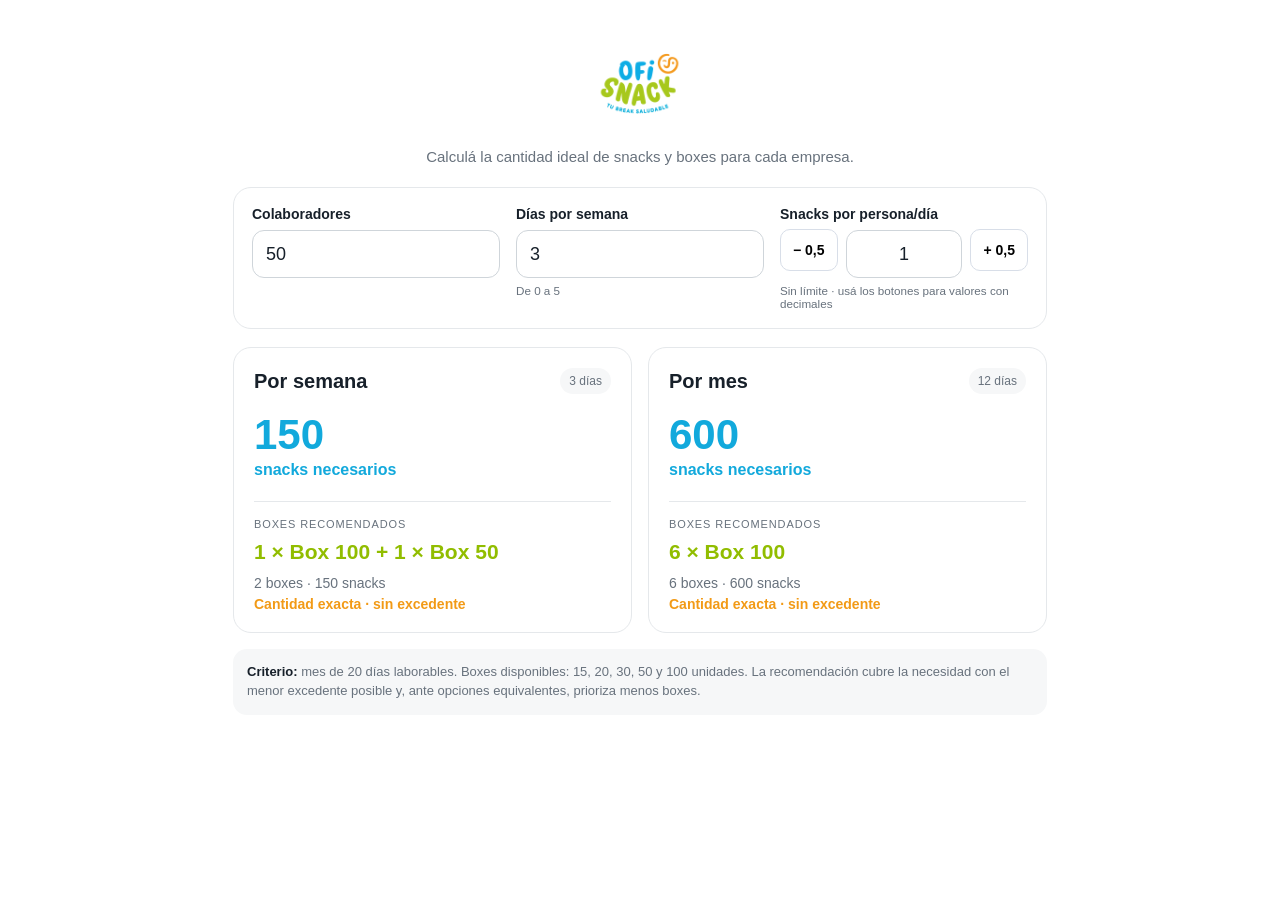
<file: index.html>
<!doctype html>
<html lang="es">
<head>
<meta charset="utf-8">
<meta name="viewport" content="width=device-width,initial-scale=1,viewport-fit=cover">
<meta name="theme-color" content="#ffffff">
<meta name="apple-mobile-web-app-capable" content="yes">
<meta name="apple-mobile-web-app-status-bar-style" content="default">
<meta name="apple-mobile-web-app-title" content="Ofisnack">
<link rel="manifest" href="manifest.webmanifest">
<link rel="apple-touch-icon" sizes="192x192" href="icon-192.png">
<link rel="icon" type="image/png" sizes="192x192" href="icon-192.png">
<link rel="icon" type="image/png" sizes="512x512" href="icon-512.png">
<title>Calculadora Ofisnack</title>
<link rel="stylesheet" href="styles.css">
</head>
<body>
<main class="app">
<header>
<img class="logo" src="ofisnack-logo.png" alt="Ofisnack - Tu break saludable">
<p>Calculá la cantidad ideal de snacks y boxes para cada empresa.</p>
</header>
<section class="form">
<label>Colaboradores<input id="people" type="number" min="0" step="1" value="50" inputmode="numeric"></label>
<label>Días por semana<input id="days" type="number" min="0" max="5" step="1" value="3" inputmode="numeric"><small>De 0 a 5</small></label>
<label>Snacks por persona/día
<div style="display:flex;gap:8px;align-items:center">
<button type="button" id="perMinus" style="padding:12px;border:1px solid #d8dee8;border-radius:10px;background:#fff;font:inherit">− 0,5</button>
<input id="per" type="text" value="1" inputmode="numeric" autocomplete="off" style="min-width:0;flex:1;text-align:center">
<button type="button" id="perPlus" style="padding:12px;border:1px solid #d8dee8;border-radius:10px;background:#fff;font:inherit">+ 0,5</button>
</div>
<small>Sin límite · usá los botones para valores con decimales</small>
</label>
</section>
<section class="results">
<article><div class="top"><h2>Por semana</h2><span id="wdays">3 días</span></div><div id="wsnacks" class="snacks">150</div><div class="snacklabel">snacks necesarios</div><hr><div class="eyebrow">BOXES RECOMENDADOS</div><div id="wboxes" class="boxes"></div><div id="wtotal" class="meta"></div><div id="wextra" class="extra"></div></article>
<article><div class="top"><h2>Por mes</h2><span id="mdays">12 días</span></div><div id="msnacks" class="snacks">600</div><div class="snacklabel">snacks necesarios</div><hr><div class="eyebrow">BOXES RECOMENDADOS</div><div id="mboxes" class="boxes"></div><div id="mtotal" class="meta"></div><div id="mextra" class="extra"></div></article>
</section>
<aside><b>Criterio:</b> mes de 20 días laborables. Boxes disponibles: 15, 20, 30, 50 y 100 unidades. La recomendación cubre la necesidad con el menor excedente posible y, ante opciones equivalentes, prioriza menos boxes.</aside>
</main>
<script src="app.js"></script>
</body></html>
</file>
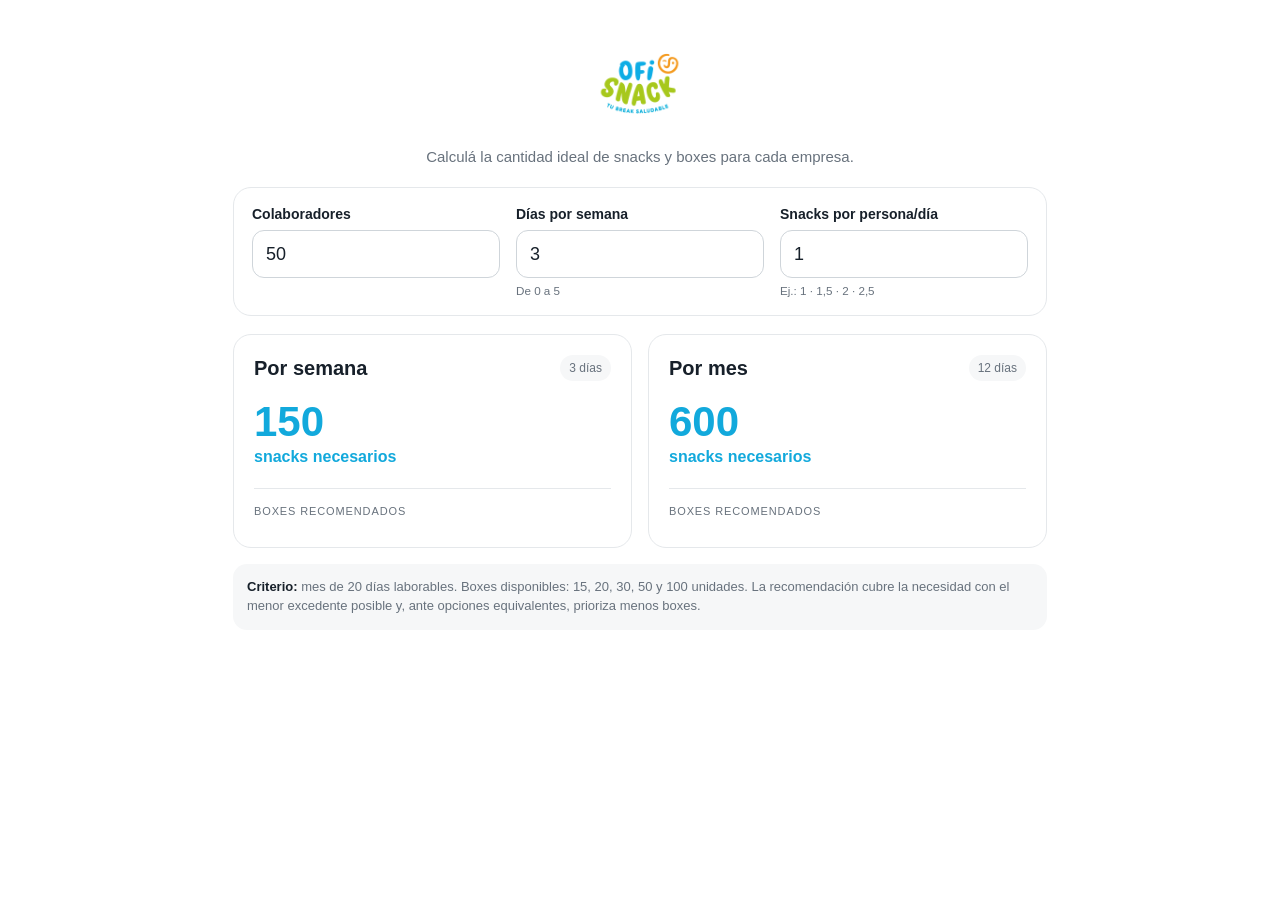
<file: index (1).html>
<!doctype html>
<html lang="es">
<head>
  <meta charset="utf-8">
  <meta name="viewport" content="width=device-width,initial-scale=1,viewport-fit=cover">
  <meta name="theme-color" content="#ffffff">
  <meta name="apple-mobile-web-app-capable" content="yes">
  <meta name="apple-mobile-web-app-status-bar-style" content="default">
  <meta name="apple-mobile-web-app-title" content="Ofisnack">
  <link rel="manifest" href="manifest.webmanifest">
  <link rel="apple-touch-icon" sizes="192x192" href="icon-192.png">
  <link rel="icon" type="image/png" sizes="192x192" href="icon-192.png">
  <link rel="icon" type="image/png" sizes="512x512" href="icon-512.png">
  <title>Calculadora Ofisnack</title>
  <link rel="stylesheet" href="styles.css">
</head>
<body>
  <main class="app">
    <header>
      <img class="logo" src="ofisnack-logo.png" alt="Ofisnack - Tu break saludable">
      <p>Calculá la cantidad ideal de snacks y boxes para cada empresa.</p>
    </header>

    <section class="form">
      <label>Colaboradores
        <input id="people" type="number" min="0" step="1" value="50" inputmode="numeric">
      </label>
      <label>Días por semana
        <input id="days" type="number" min="0" max="5" step="1" value="3" inputmode="numeric">
        <small>De 0 a 5</small>
      </label>
      <label>Snacks por persona/día
        <input id="per" type="text" value="1" inputmode="decimal" autocomplete="off" aria-label="Snacks por persona por día">
        <small>Ej.: 1 · 1,5 · 2 · 2,5</small>
      </label>
    </section>

    <section class="results">
      <article>
        <div class="top"><h2>Por semana</h2><span id="wdays">3 días</span></div>
        <div id="wsnacks" class="snacks">150</div>
        <div class="snacklabel">snacks necesarios</div>
        <hr>
        <div class="eyebrow">BOXES RECOMENDADOS</div>
        <div id="wboxes" class="boxes"></div>
        <div id="wtotal" class="meta"></div>
        <div id="wextra" class="extra"></div>
      </article>

      <article>
        <div class="top"><h2>Por mes</h2><span id="mdays">12 días</span></div>
        <div id="msnacks" class="snacks">600</div>
        <div class="snacklabel">snacks necesarios</div>
        <hr>
        <div class="eyebrow">BOXES RECOMENDADOS</div>
        <div id="mboxes" class="boxes"></div>
        <div id="mtotal" class="meta"></div>
        <div id="mextra" class="extra"></div>
      </article>
    </section>

    <aside><b>Criterio:</b> mes de 20 días laborables. Boxes disponibles: 15, 20, 30, 50 y 100 unidades. La recomendación cubre la necesidad con el menor excedente posible y, ante opciones equivalentes, prioriza menos boxes.</aside>
  </main>
  <script src="app.js"></script>
</body>
</html>
</file>
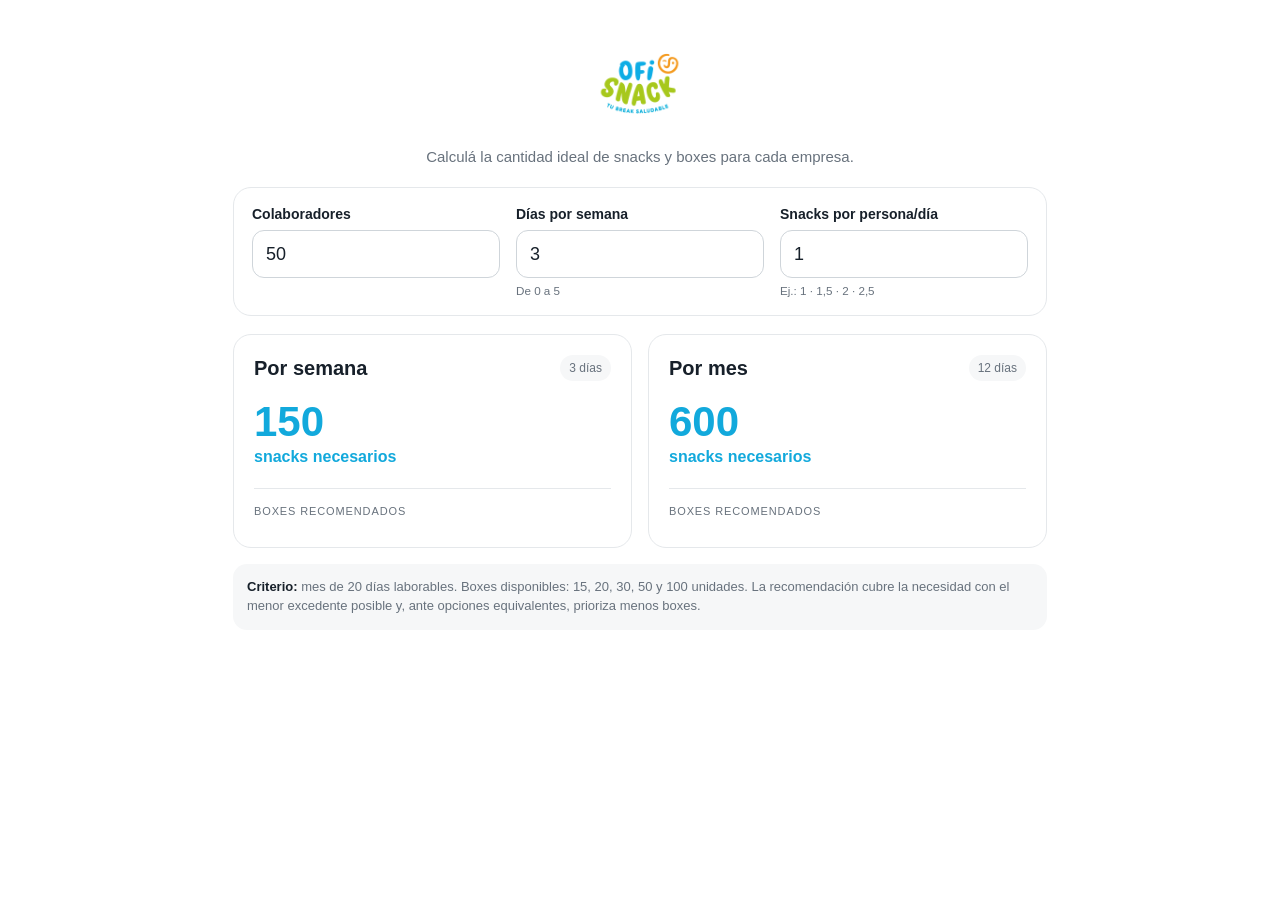
<file: index (2).html>
<!doctype html>
<html lang="es">
<head>
  <meta charset="utf-8">
  <meta name="viewport" content="width=device-width,initial-scale=1,viewport-fit=cover">
  <meta name="theme-color" content="#ffffff">
  <meta name="apple-mobile-web-app-capable" content="yes">
  <meta name="apple-mobile-web-app-status-bar-style" content="default">
  <meta name="apple-mobile-web-app-title" content="Ofisnack">
  <link rel="manifest" href="manifest.webmanifest">
  <link rel="apple-touch-icon" sizes="192x192" href="icon-192.png">
  <link rel="icon" type="image/png" sizes="192x192" href="icon-192.png">
  <link rel="icon" type="image/png" sizes="512x512" href="icon-512.png">
  <title>Calculadora Ofisnack</title>
  <link rel="stylesheet" href="styles.css">
</head>
<body>
  <main class="app">
    <header>
      <img class="logo" src="ofisnack-logo.png" alt="Ofisnack - Tu break saludable">
      <p>Calculá la cantidad ideal de snacks y boxes para cada empresa.</p>
    </header>

    <section class="form">
      <label>Colaboradores
        <input id="people" type="number" min="0" step="1" value="50" inputmode="numeric">
      </label>
      <label>Días por semana
        <input id="days" type="number" min="0" max="5" step="1" value="3" inputmode="numeric">
        <small>De 0 a 5</small>
      </label>
      <label>Snacks por persona/día
        <input id="per" type="text" value="1" inputmode="text" autocomplete="off" aria-label="Snacks por persona por día">
        <small>Ej.: 1 · 1,5 · 2 · 2,5</small>
      </label>
    </section>

    <section class="results">
      <article>
        <div class="top"><h2>Por semana</h2><span id="wdays">3 días</span></div>
        <div id="wsnacks" class="snacks">150</div>
        <div class="snacklabel">snacks necesarios</div>
        <hr>
        <div class="eyebrow">BOXES RECOMENDADOS</div>
        <div id="wboxes" class="boxes"></div>
        <div id="wtotal" class="meta"></div>
        <div id="wextra" class="extra"></div>
      </article>

      <article>
        <div class="top"><h2>Por mes</h2><span id="mdays">12 días</span></div>
        <div id="msnacks" class="snacks">600</div>
        <div class="snacklabel">snacks necesarios</div>
        <hr>
        <div class="eyebrow">BOXES RECOMENDADOS</div>
        <div id="mboxes" class="boxes"></div>
        <div id="mtotal" class="meta"></div>
        <div id="mextra" class="extra"></div>
      </article>
    </section>

    <aside><b>Criterio:</b> mes de 20 días laborables. Boxes disponibles: 15, 20, 30, 50 y 100 unidades. La recomendación cubre la necesidad con el menor excedente posible y, ante opciones equivalentes, prioriza menos boxes.</aside>
  </main>
  <script src="app.js"></script>
</body>
</html>
</file>
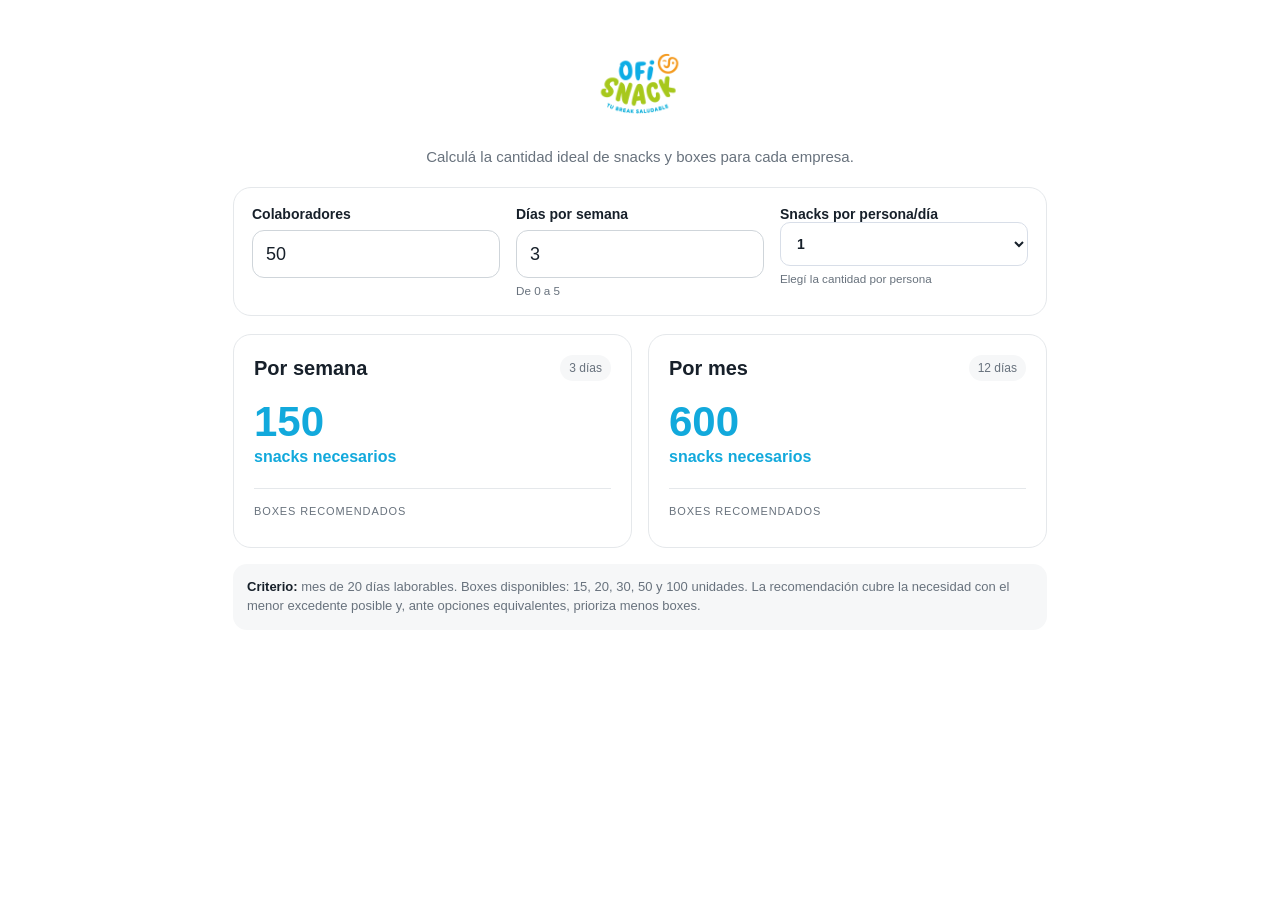
<file: index (3).html>
<!doctype html>
<html lang="es">
<head>
  <meta charset="utf-8">
  <meta name="viewport" content="width=device-width,initial-scale=1,viewport-fit=cover">
  <meta name="theme-color" content="#ffffff">
  <meta name="apple-mobile-web-app-capable" content="yes">
  <meta name="apple-mobile-web-app-status-bar-style" content="default">
  <meta name="apple-mobile-web-app-title" content="Ofisnack">
  <link rel="manifest" href="manifest.webmanifest">
  <link rel="apple-touch-icon" sizes="192x192" href="icon-192.png">
  <link rel="icon" type="image/png" sizes="192x192" href="icon-192.png">
  <link rel="icon" type="image/png" sizes="512x512" href="icon-512.png">
  <title>Calculadora Ofisnack</title>
  <link rel="stylesheet" href="styles.css">
</head>
<body>
  <main class="app">
    <header>
      <img class="logo" src="ofisnack-logo.png" alt="Ofisnack - Tu break saludable">
      <p>Calculá la cantidad ideal de snacks y boxes para cada empresa.</p>
    </header>

    <section class="form">
      <label>Colaboradores
        <input id="people" type="number" min="0" step="1" value="50" inputmode="numeric">
      </label>
      <label>Días por semana
        <input id="days" type="number" min="0" max="5" step="1" value="3" inputmode="numeric">
        <small>De 0 a 5</small>
      </label>
      <label>Snacks por persona/día
        <select id="per" aria-label="Snacks por persona por día" style="width:100%;font:inherit;padding:12px;border:1px solid #d8dee8;border-radius:10px;background:#fff;color:inherit">
          <option value="0.5">0,5</option>
          <option value="1" selected>1</option>
          <option value="1.5">1,5</option>
          <option value="2">2</option>
          <option value="2.5">2,5</option>
          <option value="3">3</option>
          <option value="3.5">3,5</option>
          <option value="4">4</option>
          <option value="4.5">4,5</option>
          <option value="5">5</option>
        </select>
        <small>Elegí la cantidad por persona</small>
      </label>
    </section>

    <section class="results">
      <article>
        <div class="top"><h2>Por semana</h2><span id="wdays">3 días</span></div>
        <div id="wsnacks" class="snacks">150</div>
        <div class="snacklabel">snacks necesarios</div>
        <hr>
        <div class="eyebrow">BOXES RECOMENDADOS</div>
        <div id="wboxes" class="boxes"></div>
        <div id="wtotal" class="meta"></div>
        <div id="wextra" class="extra"></div>
      </article>

      <article>
        <div class="top"><h2>Por mes</h2><span id="mdays">12 días</span></div>
        <div id="msnacks" class="snacks">600</div>
        <div class="snacklabel">snacks necesarios</div>
        <hr>
        <div class="eyebrow">BOXES RECOMENDADOS</div>
        <div id="mboxes" class="boxes"></div>
        <div id="mtotal" class="meta"></div>
        <div id="mextra" class="extra"></div>
      </article>
    </section>

    <aside><b>Criterio:</b> mes de 20 días laborables. Boxes disponibles: 15, 20, 30, 50 y 100 unidades. La recomendación cubre la necesidad con el menor excedente posible y, ante opciones equivalentes, prioriza menos boxes.</aside>
  </main>
  <script src="app.js"></script>
</body>
</html>
</file>
<file: styles.css>
:root{--blue:#12a9dc;--green:#91bd00;--orange:#f29a16;--text:#17202a;--muted:#68727d;--line:#e5e8eb;--soft:#f6f7f8}*{box-sizing:border-box}body{margin:0;background:#fff;color:var(--text);font-family:-apple-system,BlinkMacSystemFont,"Segoe UI",sans-serif}.app{max-width:850px;margin:auto;padding:24px 18px 40px}header{text-align:center;margin-bottom:22px}.logo{width:210px;height:120px;object-fit:contain;display:block;margin:0 auto 4px}header p{margin:0;color:var(--muted);font-size:15px}.form{border:1px solid var(--line);border-radius:18px;padding:18px;display:grid;grid-template-columns:repeat(3,1fr);gap:16px}label{font-size:14px;font-weight:650}input{width:100%;margin-top:8px;height:48px;border:1px solid #cfd5da;border-radius:12px;padding:0 13px;font-size:18px;background:white;color:var(--text)}input:focus{outline:3px solid rgba(18,169,220,.18);border-color:var(--blue)}small{display:block;color:var(--muted);font-weight:400;margin-top:6px}.results{display:grid;grid-template-columns:1fr 1fr;gap:16px;margin-top:18px}.results article{border:1px solid var(--line);border-radius:18px;padding:20px}.top{display:flex;justify-content:space-between;align-items:center;gap:10px}.top h2{margin:0;font-size:20px}.top span{font-size:12px;color:var(--muted);background:var(--soft);padding:6px 9px;border-radius:999px}.snacks{font-size:42px;font-weight:800;color:var(--blue);margin-top:20px;line-height:1}.snacklabel{color:var(--blue);font-weight:650;margin-top:5px}hr{border:0;border-top:1px solid var(--line);margin:22px 0 16px}.eyebrow{font-size:11px;color:var(--muted);letter-spacing:.08em}.boxes{font-size:21px;font-weight:800;color:var(--green);margin-top:8px;line-height:1.3}.meta{font-size:14px;color:var(--muted);margin-top:10px}.extra{font-size:14px;color:var(--orange);font-weight:700;margin-top:5px}aside{background:var(--soft);border-radius:14px;padding:14px;margin-top:16px;color:var(--muted);font-size:13px;line-height:1.45}aside b{color:var(--text)}@media(max-width:650px){.app{padding:18px 14px 34px}.logo{width:190px;height:105px}.form,.results{grid-template-columns:1fr}.form{gap:14px}.results article{padding:18px}.snacks{font-size:40px}}
</file>
